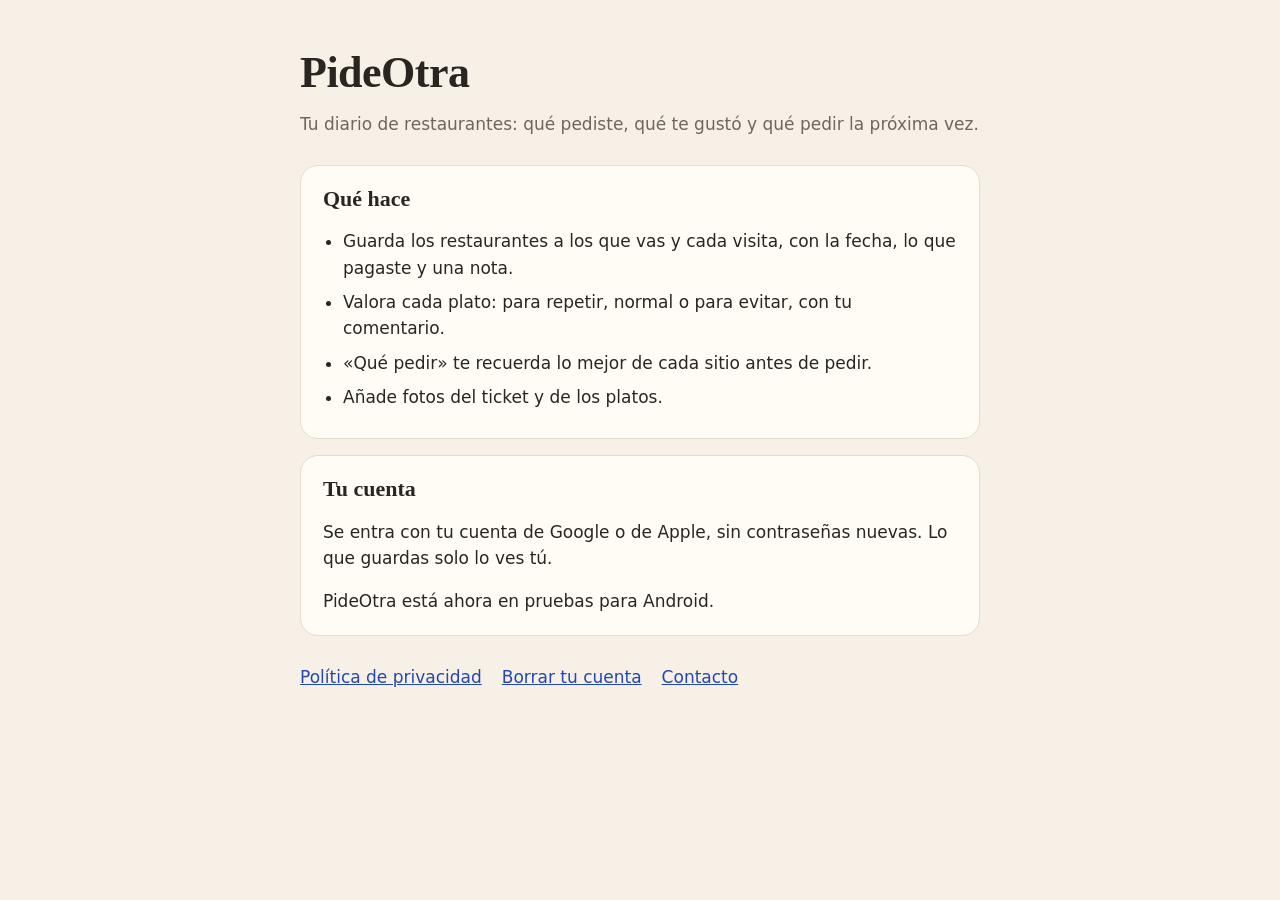
<file: index.html>
<!doctype html>
<html lang="es">
<head>
  <meta charset="utf-8">
  <meta name="viewport" content="width=device-width, initial-scale=1">
  <title>PideOtra · Tu diario de restaurantes</title>
  <meta name="description" content="PideOtra: tu diario de restaurantes. Qué pediste, qué te gustó y qué pedir la próxima vez.">
  <link rel="stylesheet" href="estilo.css">
</head>
<body>
  <main>
    <header>
      <h1>PideOtra</h1>
      <p class="lema">Tu diario de restaurantes: qué pediste, qué te gustó y qué pedir la próxima vez.</p>
    </header>

    <section class="tarjeta">
      <h2>Qué hace</h2>
      <ul>
        <li>Guarda los restaurantes a los que vas y cada visita, con la fecha, lo que pagaste y una nota.</li>
        <li>Valora cada plato: para repetir, normal o para evitar, con tu comentario.</li>
        <li>«Qué pedir» te recuerda lo mejor de cada sitio antes de pedir.</li>
        <li>Añade fotos del ticket y de los platos.</li>
      </ul>
    </section>

    <section class="tarjeta">
      <h2>Tu cuenta</h2>
      <p>Se entra con tu cuenta de Google o de Apple, sin contraseñas nuevas. Lo que guardas solo lo ves tú.</p>
      <p>PideOtra está ahora en pruebas para Android.</p>
    </section>

    <nav>
      <a href="privacidad.html">Política de privacidad</a>
      <a href="privacidad.html#borrar-cuenta">Borrar tu cuenta</a>
      <a href="mailto:adanbarea@gmail.com">Contacto</a>
    </nav>
  </main>
</body>
</html>
</file>
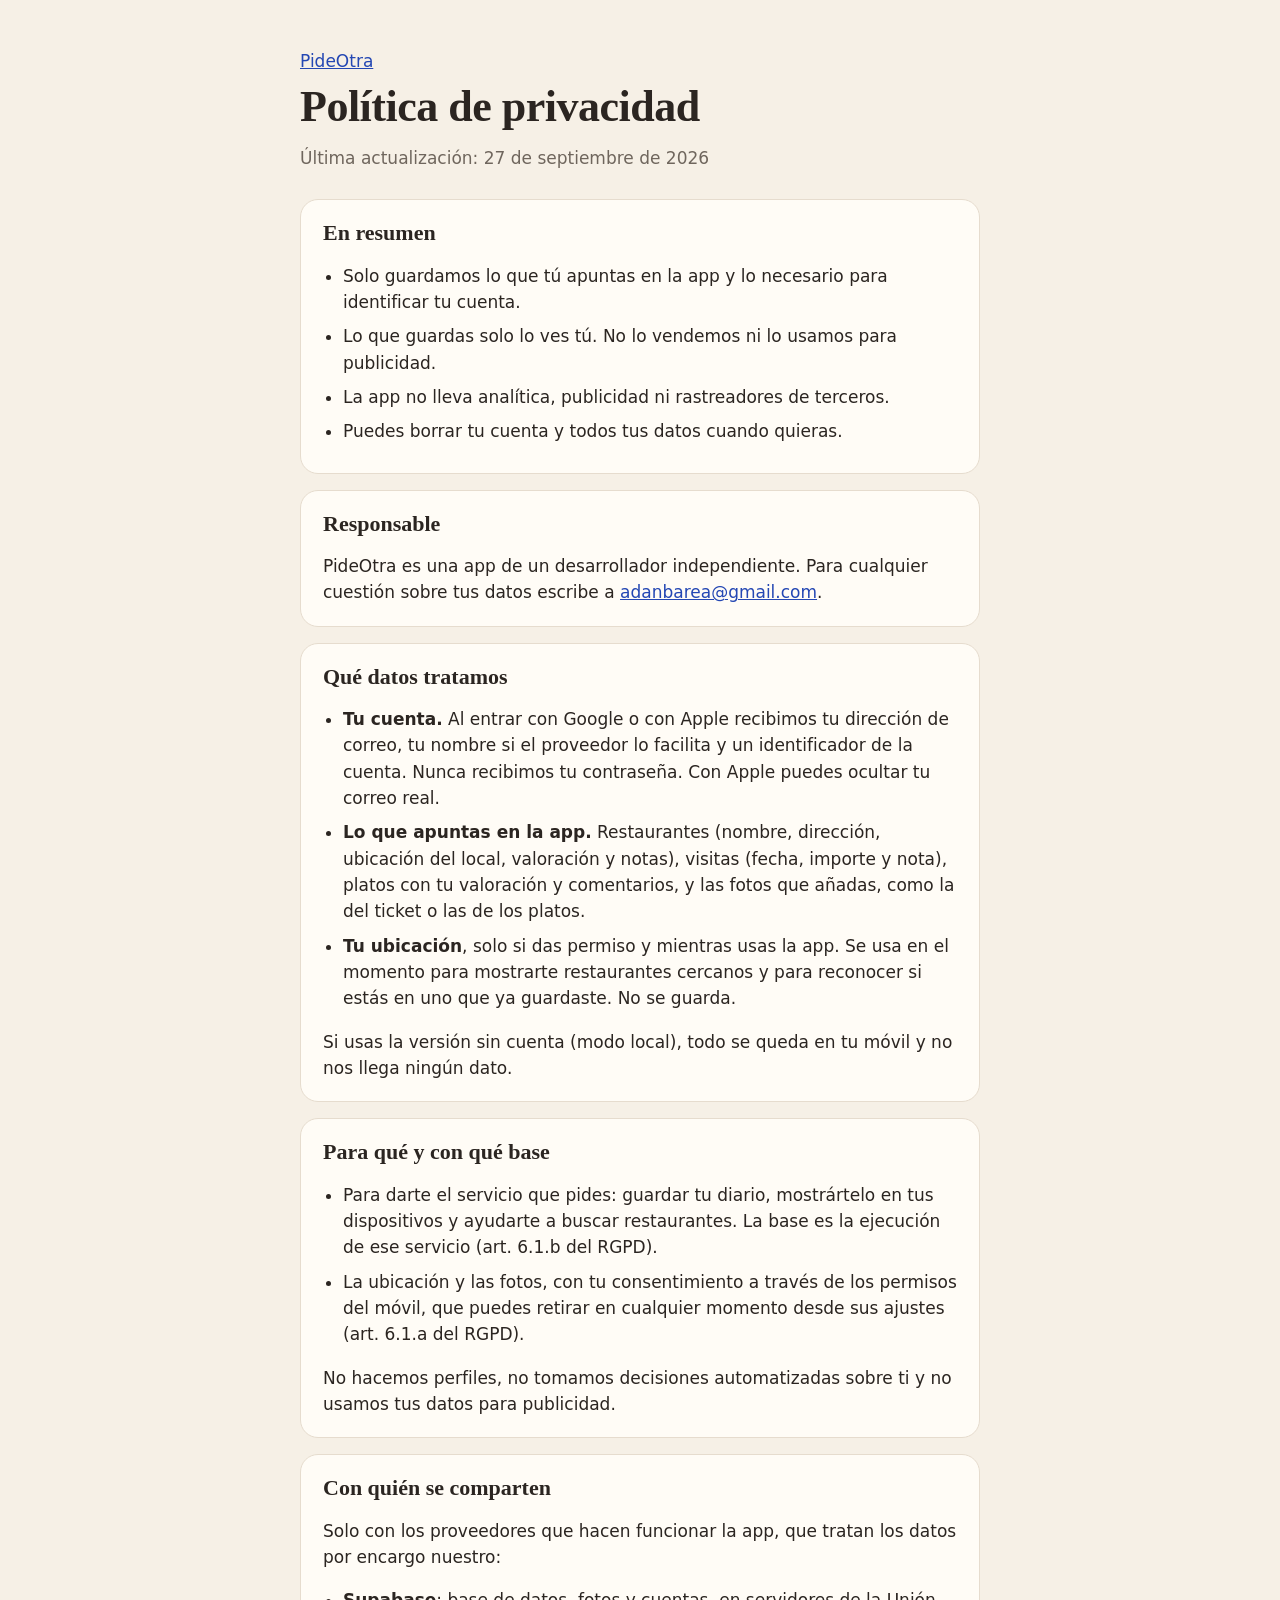
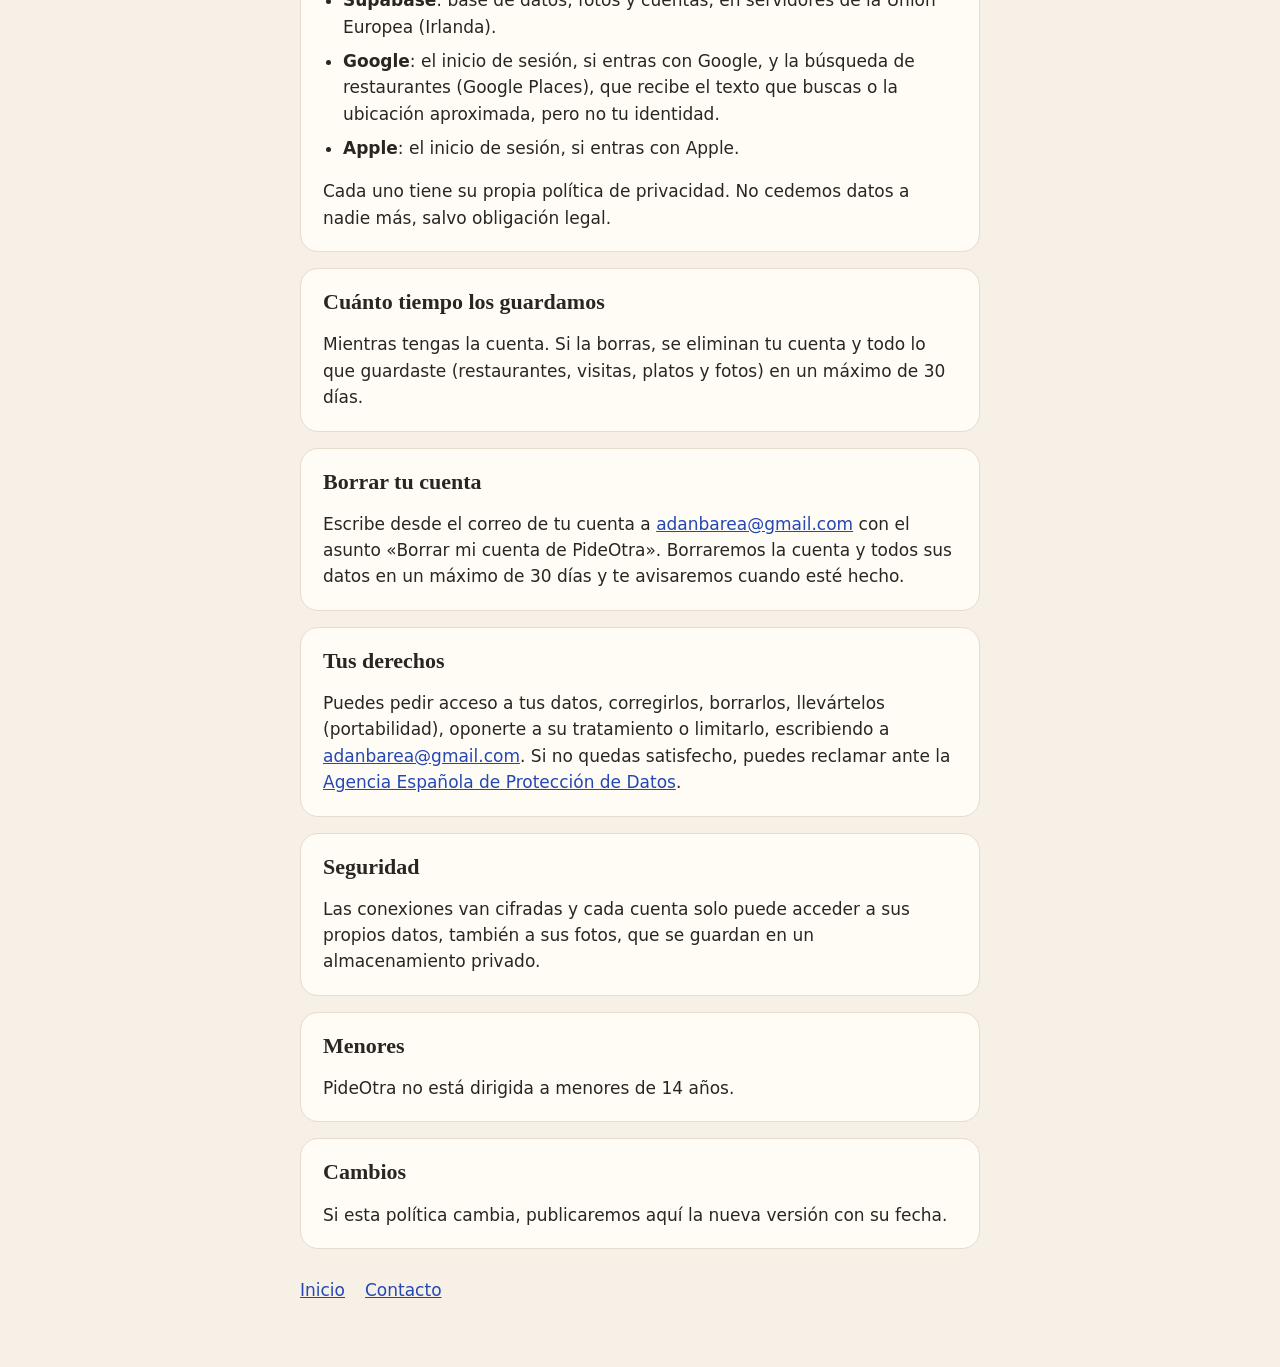
<file: privacidad.html>
<!doctype html>
<html lang="es">
<head>
  <meta charset="utf-8">
  <meta name="viewport" content="width=device-width, initial-scale=1">
  <title>Política de privacidad · PideOtra</title>
  <meta name="description" content="Qué datos trata PideOtra, para qué, con quién y cómo borrar tu cuenta.">
  <link rel="stylesheet" href="estilo.css">
</head>
<body>
  <main>
    <header>
      <p class="migas"><a href="./">PideOtra</a></p>
      <h1>Política de privacidad</h1>
      <p class="lema">Última actualización: 27 de septiembre de 2026</p>
    </header>

    <section class="tarjeta">
      <h2>En resumen</h2>
      <ul>
        <li>Solo guardamos lo que tú apuntas en la app y lo necesario para identificar tu cuenta.</li>
        <li>Lo que guardas solo lo ves tú. No lo vendemos ni lo usamos para publicidad.</li>
        <li>La app no lleva analítica, publicidad ni rastreadores de terceros.</li>
        <li>Puedes borrar tu cuenta y todos tus datos cuando quieras.</li>
      </ul>
    </section>

    <section class="tarjeta">
      <h2>Responsable</h2>
      <p>PideOtra es una app de un desarrollador independiente. Para cualquier cuestión sobre tus datos escribe a <a href="mailto:adanbarea@gmail.com">adanbarea@gmail.com</a>.</p>
    </section>

    <section class="tarjeta">
      <h2>Qué datos tratamos</h2>
      <ul>
        <li><strong>Tu cuenta.</strong> Al entrar con Google o con Apple recibimos tu dirección de correo, tu nombre si el proveedor lo facilita y un identificador de la cuenta. Nunca recibimos tu contraseña. Con Apple puedes ocultar tu correo real.</li>
        <li><strong>Lo que apuntas en la app.</strong> Restaurantes (nombre, dirección, ubicación del local, valoración y notas), visitas (fecha, importe y nota), platos con tu valoración y comentarios, y las fotos que añadas, como la del ticket o las de los platos.</li>
        <li><strong>Tu ubicación</strong>, solo si das permiso y mientras usas la app. Se usa en el momento para mostrarte restaurantes cercanos y para reconocer si estás en uno que ya guardaste. No se guarda.</li>
      </ul>
      <p>Si usas la versión sin cuenta (modo local), todo se queda en tu móvil y no nos llega ningún dato.</p>
    </section>

    <section class="tarjeta">
      <h2>Para qué y con qué base</h2>
      <ul>
        <li>Para darte el servicio que pides: guardar tu diario, mostrártelo en tus dispositivos y ayudarte a buscar restaurantes. La base es la ejecución de ese servicio (art. 6.1.b del RGPD).</li>
        <li>La ubicación y las fotos, con tu consentimiento a través de los permisos del móvil, que puedes retirar en cualquier momento desde sus ajustes (art. 6.1.a del RGPD).</li>
      </ul>
      <p>No hacemos perfiles, no tomamos decisiones automatizadas sobre ti y no usamos tus datos para publicidad.</p>
    </section>

    <section class="tarjeta">
      <h2>Con quién se comparten</h2>
      <p>Solo con los proveedores que hacen funcionar la app, que tratan los datos por encargo nuestro:</p>
      <ul>
        <li><strong>Supabase</strong>: base de datos, fotos y cuentas, en servidores de la Unión Europea (Irlanda).</li>
        <li><strong>Google</strong>: el inicio de sesión, si entras con Google, y la búsqueda de restaurantes (Google Places), que recibe el texto que buscas o la ubicación aproximada, pero no tu identidad.</li>
        <li><strong>Apple</strong>: el inicio de sesión, si entras con Apple.</li>
      </ul>
      <p>Cada uno tiene su propia política de privacidad. No cedemos datos a nadie más, salvo obligación legal.</p>
    </section>

    <section class="tarjeta">
      <h2>Cuánto tiempo los guardamos</h2>
      <p>Mientras tengas la cuenta. Si la borras, se eliminan tu cuenta y todo lo que guardaste (restaurantes, visitas, platos y fotos) en un máximo de 30 días.</p>
    </section>

    <section class="tarjeta" id="borrar-cuenta">
      <h2>Borrar tu cuenta</h2>
      <p>Escribe desde el correo de tu cuenta a <a href="mailto:adanbarea@gmail.com?subject=Borrar%20mi%20cuenta%20de%20PideOtra">adanbarea@gmail.com</a> con el asunto «Borrar mi cuenta de PideOtra». Borraremos la cuenta y todos sus datos en un máximo de 30 días y te avisaremos cuando esté hecho.</p>
    </section>

    <section class="tarjeta">
      <h2>Tus derechos</h2>
      <p>Puedes pedir acceso a tus datos, corregirlos, borrarlos, llevártelos (portabilidad), oponerte a su tratamiento o limitarlo, escribiendo a <a href="mailto:adanbarea@gmail.com">adanbarea@gmail.com</a>. Si no quedas satisfecho, puedes reclamar ante la <a href="https://www.aepd.es">Agencia Española de Protección de Datos</a>.</p>
    </section>

    <section class="tarjeta">
      <h2>Seguridad</h2>
      <p>Las conexiones van cifradas y cada cuenta solo puede acceder a sus propios datos, también a sus fotos, que se guardan en un almacenamiento privado.</p>
    </section>

    <section class="tarjeta">
      <h2>Menores</h2>
      <p>PideOtra no está dirigida a menores de 14 años.</p>
    </section>

    <section class="tarjeta">
      <h2>Cambios</h2>
      <p>Si esta política cambia, publicaremos aquí la nueva versión con su fecha.</p>
    </section>

    <nav>
      <a href="./">Inicio</a>
      <a href="mailto:adanbarea@gmail.com">Contacto</a>
    </nav>
  </main>
</body>
</html>
</file>
<file: estilo.css>
/* Los colores de la app: papel marfil, tinta y la pluma azul. Sin fuentes externas. */
:root {
  --crema: #f6f0e6;
  --papel: #fffcf6;
  --tinta: #2b2521;
  --tinta-suave: #6f665d;
  --linea: #e6dcce;
  --pluma: #2447b3;
}

* { box-sizing: border-box; }

body {
  margin: 0;
  background: var(--crema);
  color: var(--tinta);
  font: 17px/1.55 system-ui, -apple-system, "Segoe UI", Roboto, sans-serif;
}

main {
  max-width: 720px;
  margin: 0 auto;
  padding: 48px 20px 64px;
}

h1, h2 {
  font-family: Georgia, "Times New Roman", serif;
  line-height: 1.15;
  margin: 0 0 12px;
}

h1 { font-size: 44px; letter-spacing: -0.5px; }
h2 { font-size: 22px; }

.lema { color: var(--tinta-suave); margin: 0 0 28px; }
.migas { margin: 0 0 8px; }

.tarjeta {
  background: var(--papel);
  border: 1px solid var(--linea);
  border-radius: 18px;
  padding: 20px 22px;
  margin: 0 0 16px;
}

.tarjeta p:last-child, .tarjeta ul:last-child { margin-bottom: 0; }
ul { padding-left: 20px; }
li { margin: 0 0 8px; }

a { color: var(--pluma); }

nav {
  display: flex;
  flex-wrap: wrap;
  gap: 8px 20px;
  margin-top: 28px;
}
</file>
